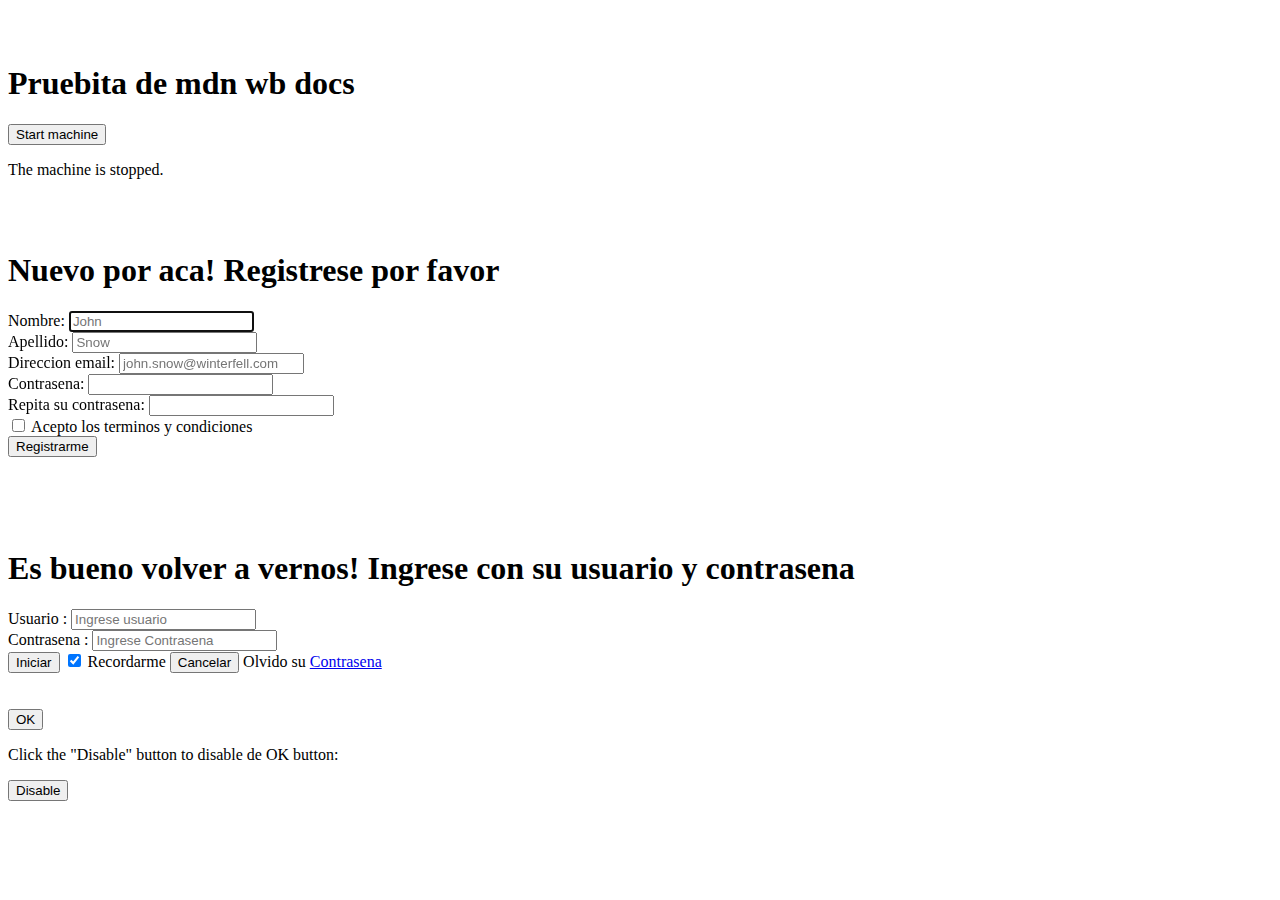
<file: login-01.html>
<!DOCTYPE html>
<html lang="en">
<head>
    <meta charset="UTF-8">
    <meta http-equiv="X-UA-Compatible" content="IE=edge">
    <meta name="viewport" content="width=device-width, initial-scale=1.0">
    <title>Document</title>
</head>
<body>
    <br>
    <br>
    
    <h1>Pruebita de mdn wb docs</h1>
    <button>Start machine</button>
    <p>The machine is stopped.</p>

    <br>
    <br>


    <h1>Nuevo por aca! Registrese por favor</h1>
    <form action="#" novalidate>
        <div>
            <label for="name">Nombre: </label>
            <input type="text" id="name" name="name" placeholder="John" autofocus required><br>
            <label for="apellido">Apellido: </label>
            <input type="text" id="apellido" name="apellido" placeholder="Snow" required><br>
            <label for="email">Direccion email: </label>
            <input type="email" id="email" name="email" placeholder="john.snow@winterfell.com" required><br>
            <label for="password">Contrasena: </label>
            <input type="password" id="password" name="password" required><br>
            <label for="passwordVerif">Repita su contrasena: </label>
            <input type="password" id="passwordVerif" name="passwordVerif" required><br>
            <input type="checkbox" id="acepto" name="acepto" required> Acepto los terminos y condiciones<br>
            <button type="registrarme">Registrarme</button>
        </div>
    </form>
    <br>
    
    <br>
    <br>
    <br>
    <h1>Es bueno volver a vernos! Ingrese con su usuario y contrasena</h1>
    <form action="#" name="formLogin">
        <div>
            <label for="username">Usuario :</label>
            <input type="text" id="username" name="username" placeholder="Ingrese usuario">
            <br>
            <label for="password">Contrasena :</label>
            <input type="password" id="password" placeholder="Ingrese Contrasena" name="password">
            <br>
            <button type="submit">Iniciar</button>
            <input type="checkbox" checked="checked"> Recordarme
            <button type="button">Cancelar</button>
            Olvido su <a href="#">Contrasena</a>
            <!-- <input type="reset"> -->
        </div>
         
        <!-- <form>  
            <div class="container">   
                <label>Username : </label>   
                <input type="text" placeholder="Enter Username" name="username" required>  
                <label>Password : </label>   
                <input type="password" placeholder="Enter Password" name="password" required>  
                <button type="submit">Login</button>   
                <input type="checkbox" checked="checked"> Remember me   
                <button type="button" class="cancelbtn"> Cancel</button>   
                Forgot <a href="#"> password? </a>   
            </div>   
        </form>      -->

    </form>
    <br>
    <br>
    <form>
        <input type="button" id="btn01" value="OK">
        <p>Click the "Disable" button to disable de OK button:</p>
        <button onclick="disableElement()">Disable</button>
    </form>

    <script src="./js/login-01.js"></script>
</body>
</html>
</file>
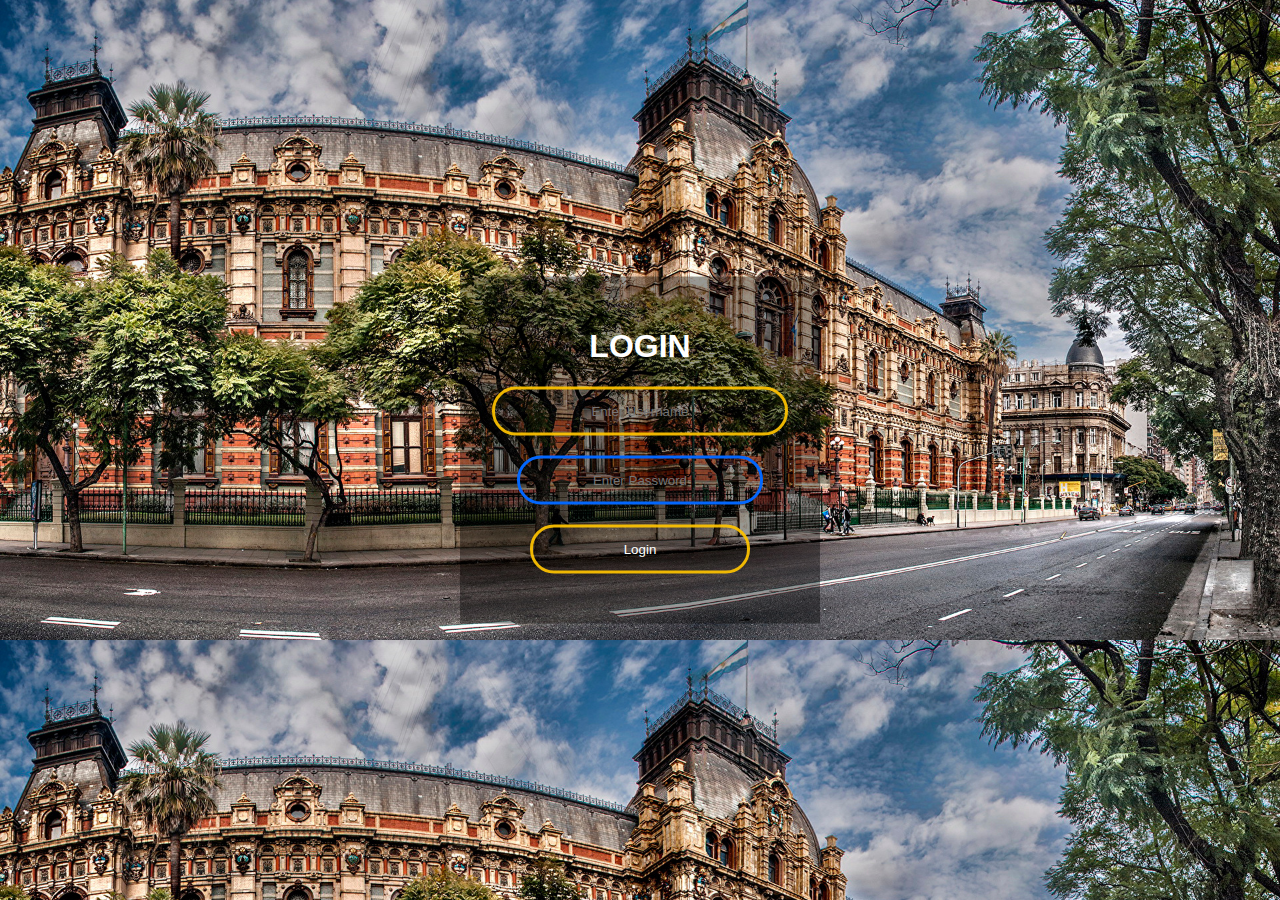
<file: login-02.html>
<!DOCTYPE html>
<html lang="en">
<head>
    <meta charset="UTF-8">
    <meta http-equiv="X-UA-Compatible" content="IE=edge">
    <meta name="viewport" content="width=device-width, initial-scale=1.0">
    <title>Document</title>
    <link rel="stylesheet" href="./css/login-02.css">
    <script src="./js/login-02.js"></script>
</head>
<body>
    
<form class="box" action="login-02.html" method="post">
    <h1>Login</h1>
    <input type="text" name="" placeholder="Enter Username" id="username">
    <input type="password" name="" placeholder="Enter Password" id="password">
    <input type="submit" name="" value="Login" onclick="validate()">


</form>


</body>
</html>
</file>
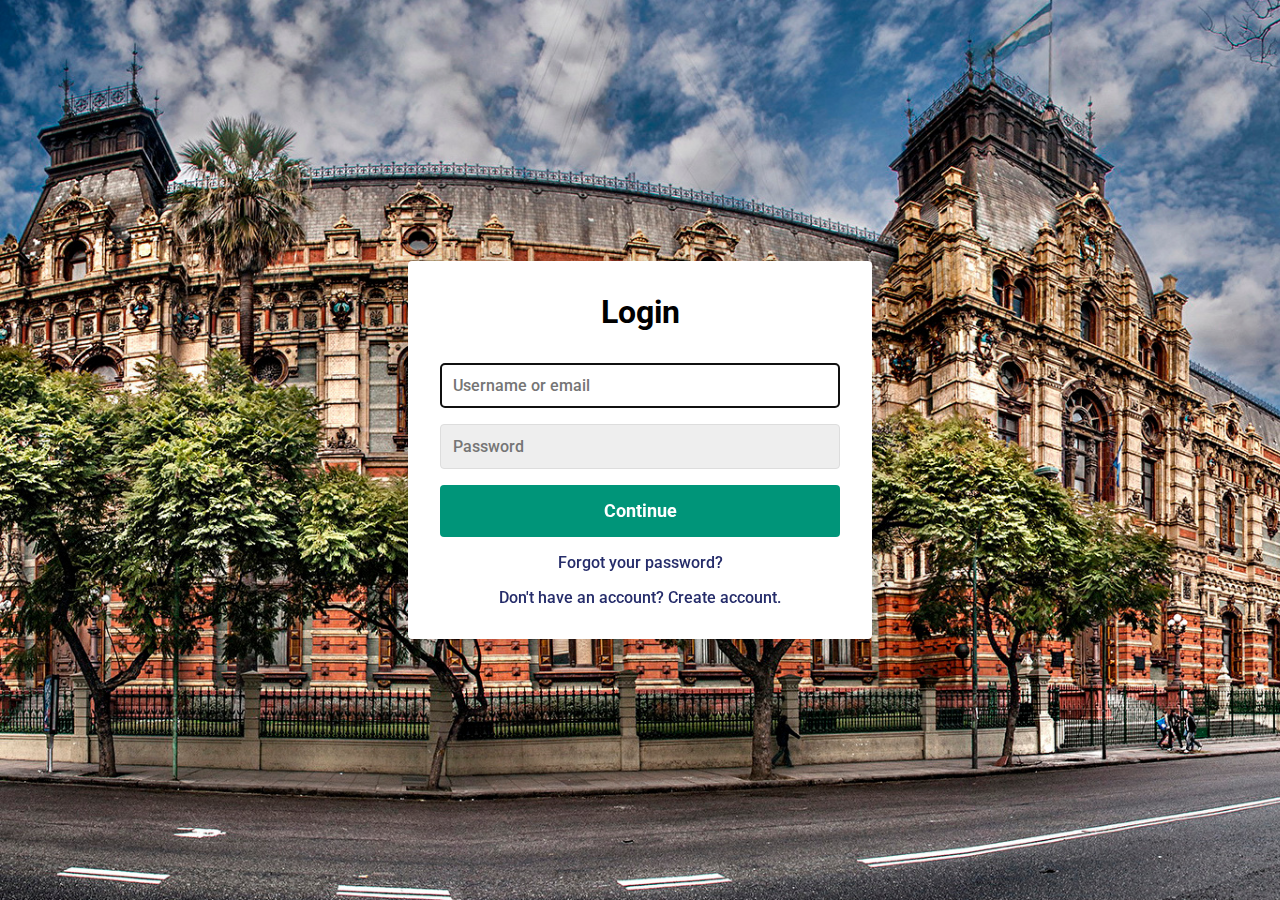
<file: login-03.html>
<!DOCTYPE html>
<html lang="en">
<head>
    <meta charset="UTF-8">
    <meta http-equiv="X-UA-Compatible" content="IE=edge">
    <meta name="viewport" content="width=device-width, initial-scale=1.0">
    <title>Document</title>
    <link rel="stylesheet" href="./css/login-03.css">
    <link rel="preconnect" href="https://fonts.googleapis.com">
    <link rel="preconnect" href="https://fonts.gstatic.com" crossorigin>
    <link href="https://fonts.googleapis.com/css2?family=Roboto:ital,wght@0,400;0,500;1,700&display=swap" rel="stylesheet"> 
</head>
<body>
    <div class="container">
        <!-- LOGIN FORM -->
        <!-- <form action="post" class="form" id="login"> -->
        <form class="form" id="login">
            <h1 class="form__title">Login</h1>
            <div class="form__message form__message--error"></div>
            <div class="form__input-group">
                <input type="text" class="form__input" placeholder="Username or email" autofocus>
                <div class="form__input-error-message"></div>
            </div>
            <div class="form__input-group">
                <input type="password" class="form__input" placeholder="Password" autofocus>
                <div class="form__input-error-message"></div>
            </div>
            <button class="form__button" type="submit">Continue</button>
            <p class="form__text">
                <a href="#" class="form__link">Forgot your password?</a>
            </p>
            <p class="form__text">
                <a href="#" class="form__link" id="linkCreateAccount">Don't have an account? Create account.</a>
            </p>
        </form>
        <!-- CREATE ACCOUNT FORM -->
        <form class="form form--hidden" id="createAccount">
            <h1 class="form__title">Create Account</h1>
            <div class="form__message form__message--error"></div>
            <div class="form__input-group">
                <input type="text" class="form__input" placeholder="Username" autofocus>
                <div class="form__input-error-message"></div>
            </div>
            <div class="form__input-group">
                <input type="text" class="form__input" placeholder="Email Address" autofocus>
                <div class="form__input-error-message"></div>
            </div>
            <div class="form__input-group">
                <input type="password" class="form__input" placeholder="Password" autofocus>
                <div class="form__input-error-message"></div>
            </div>
            <div class="form__input-group">
                <input type="password" class="form__input" placeholder="Confirm Password" autofocus>
                <div class="form__input-error-message"></div>
            </div>
            <button class="form__button" type="submit">Continue</button>
            <p class="form__text">
                <a href="#" class="form__link" id="linkLogin">Already have an account? Sign in.</a>
            </p>

        </form>
    </div>
    <script src="./js/login-03.js"></script>
</body>
</html>
</file>
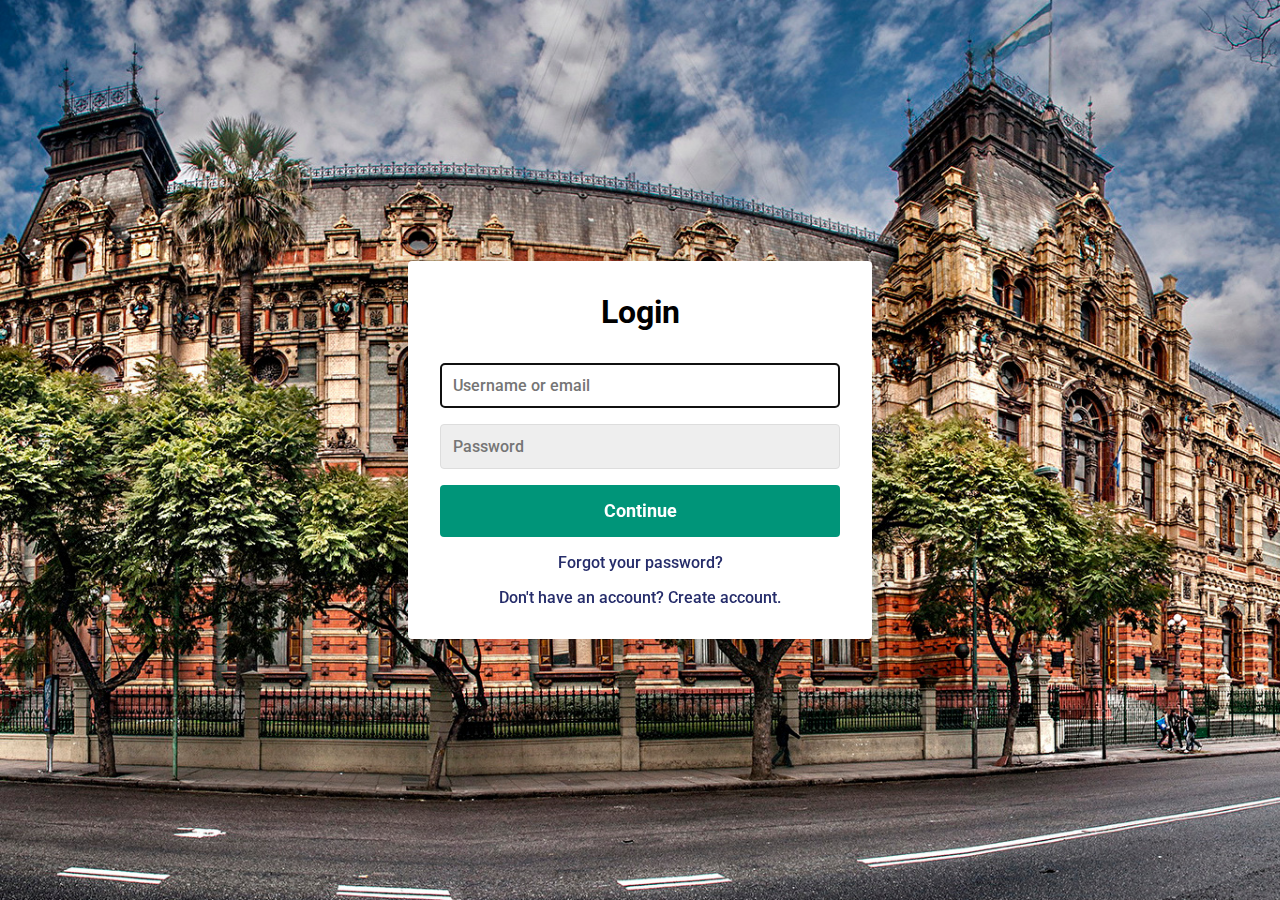
<file: login-04.html>
<!DOCTYPE html>
<html lang="en">
<head>
    <meta charset="UTF-8">
    <meta http-equiv="X-UA-Compatible" content="IE=edge">
    <meta name="viewport" content="width=device-width, initial-scale=1.0">
    <title>Document</title>
    <link rel="stylesheet" href="./css/login-04.css">
    <link rel="preconnect" href="https://fonts.googleapis.com">
    <link rel="preconnect" href="https://fonts.gstatic.com" crossorigin>
    <link href="https://fonts.googleapis.com/css2?family=Roboto:ital,wght@0,400;0,500;1,700&display=swap" rel="stylesheet"> 
</head>
<body>
    <div class="container">
        <!-- LOGIN FORM -->
        <!-- <form action="post" class="form" id="login"> -->
        <form class="form" id="login">
            <h1 class="form__title">Login</h1>
            <div class="form__message form__message--error"></div>
            <div class="form__input-group">
                <input type="text" class="form__input" id="loginUser" placeholder="Username or email" autofocus>
                <div class="form__input-error-message"></div>
            </div>
            <div class="form__input-group">
                <input type="password" class="form__input" id="loginPass" placeholder="Password" autofocus>
                <div class="form__input-error-message"></div>
            </div>
            <button class="form__button" type="submit">Continue</button>
            <p class="form__text">
                <a href="#" class="form__link">Forgot your password?</a>
            </p>
            <p class="form__text">
                <a href="#" class="form__link" id="linkCreateAccount">Don't have an account? Create account.</a>
            </p>
        </form>
        <!-- CREATE ACCOUNT FORM -->
        <form class="form form--hidden" id="createAccount">
            <h1 class="form__title">Create Account</h1>
            <div class="form__message form__message--error"></div>
            <div class="form__input-group">
                <input type="text" class="form__input" id="signupUser" placeholder="Username" autofocus>
                <div class="form__input-error-message"></div>
            </div>
            <div class="form__input-group">
                <input type="text" class="form__input" id="signupEmail" placeholder="Email Address" autofocus>
                <div class="form__input-error-message"></div>
            </div>
            <div class="form__input-group">
                <input type="password" class="form__input" id="signupPass" placeholder="Password" autofocus>
                <div class="form__input-error-message"></div>
            </div>
            <div class="form__input-group">
                <input type="password" class="form__input" id="signupRPass" placeholder="Confirm Password" autofocus>
                <div class="form__input-error-message"></div>
            </div>
            <button class="form__button" type="submit">Continue</button>
            <p class="form__text">
                <a href="#" class="form__link" id="linkLogin">Already have an account? Sign in.</a>
            </p>

        </form>
    </div>
    <script src="./js/login-04.js"></script>
</body>
</html>
</file>
<file: css/login-02.css>
body{
    margin:0;
    padding:0;
    font-family: sans-serif;
    background: url(../img/ba1-2.jpg);
    background-size: cover;
}

.box{
    width: 300px;
    padding: 30px;
    position: absolute;
    top: 50%;
    left: 50%;
    transform: translate(-50%,-50%);
    background: rgba(0,0,0,0.4);
    text-align: center;

}

.box h1 {
    color: white;
    text-transform: uppercase;
    font-weight: 700;
}

.box input[type="text"],.box input[type="password"]{
    border: 0;
    background: none;
    display: block;
    margin: 20px auto;
    text-align: center;
    border: 3px solid #0367fd;
    padding: 14px 10px;
    width:220px;
    outline: none;
    color: white;
    border-radius: 24px;
    transition: 0.25px;
}

.box input[type="text"],.box input[type="password"]:focus{
    width: 270px;
    border-color: #ffc400ec;
}

.box input[type="submit"]{
    border: 0;
    background: none;
    display: block;
    margin: 20px auto;
    text-align: center;
    border: 3px solid #ffc400ec;
    padding: 14px 10px;
    width:220px;
    outline: none;
    color: white;
    border-radius: 24px;
    transition: 0.25px;
    cursor: pointer;
}

.box input[type="submit"]:hover{
    background: #ffc400ec;
}
</file>
<file: css/login-03.css>
body {
    --color-primary: #009579;
    --color-primary-dark: #007f67;
    --color-secondary: #252c6a;
    --color-error: #cc3333;
    --color-success: #4bb544;
    --border-radius: 4px;

    margin: 0;
    height: 100vh;
    display: flex;
    align-items: center;
    justify-content: center;
    font-size: 18px;
    background: url(../img/ba1-2.jpg);
    /* background: var(--color-primary); */
    background-size: cover;
}

.container {
    width: 400px;
    max-width: 400px;
    margin: 1rem;
    padding: 2rem;
    box-shadow: 0 0 40px rgba(0, 0, 0, 0.2);
    border-radius: var(--border-radius);
    background-color: #ffffff;
}

.form--hidden {
    display: none;
}

.container,
.form__input,
.form__button {
    font: 500 1rem 'Roboto', sans-serif;
}

.form > *:first-child {
    margin-top: 0;
}

.form > *:last-child {
    margin-bottom: 0;
}

.form__title {
    margin-bottom: 2rem;
    text-align: center;
}

.form__message {
    text-align: center;
    margin-bottom: 1rem;
}

.form__message--success {
    color: var(--color-success);
}

.form__message--error {
    color: var(--color-error);
}

.form__input-group {
    margin-bottom: 1rem;
}

.form__input {
    display: block;
    width: 100%;
    padding: 0.75rem;
    box-sizing: border-box;
    border-radius: var(--border-radius);
    border: 1px solid #dddddd;
    background: #eeeeee;
    transition: background 20ms, border-color 20ms;

}

.form__input:focus {
    border-color: var(--color-primary);
    background: #ffffff;
}

.form__input--error {
    color: var(--color-error);
    border-color: var(--color-error);
}

.form__input-error-message {
    margin-top: 0.5rem;
    font-size: 0.85rem;
    color: var(--color-error);
}

.form__button {
    width: 100%;
    padding: 1rem 2rem;
    font-weight: bold;
    font-size: 1.1rem;
    color: #ffffff;
    border: none;
    border-radius: var(--border-radius);
    outline: none;
    cursor: pointer;
    background: var(--color-primary);
}

.button__button:hover {
    background: var(--color-primary-dark);
}

.form__button:active {
    transform: scale(0.98);
}

.form__text {
    text-align: center;
}

.form__link {
    color: var(--color-secondary);
    text-decoration: none;
    cursor: pointer;
}

.form__link:hover {
    text-decoration: underline;
}
</file>
<file: css/login-04.css>
body {
    --color-primary: #009579;
    --color-primary-dark: #007f67;
    --color-secondary: #252c6a;
    --color-error: #cc3333;
    --color-success: #4bb544;
    --border-radius: 4px;

    margin: 0;
    height: 100vh;
    display: flex;
    align-items: center;
    justify-content: center;
    font-size: 18px;
    background: url(../img/ba1-2.jpg);
    /* background: var(--color-primary); */
    background-size: cover;
}

.container {
    width: 400px;
    max-width: 400px;
    margin: 1rem;
    padding: 2rem;
    box-shadow: 0 0 40px rgba(0, 0, 0, 0.2);
    border-radius: var(--border-radius);
    background-color: #ffffff;
}

.form--hidden {
    display: none;
}

.container,
.form__input,
.form__button {
    font: 500 1rem 'Roboto', sans-serif;
}

.form > *:first-child {
    margin-top: 0;
}

.form > *:last-child {
    margin-bottom: 0;
}

.form__title {
    margin-bottom: 2rem;
    text-align: center;
}

.form__message {
    text-align: center;
    margin-bottom: 1rem;
}

.form__message--success {
    color: var(--color-success);
}

.form__message--error {
    color: var(--color-error);
}

.form__input-group {
    margin-bottom: 1rem;
}

.form__input {
    display: block;
    width: 100%;
    padding: 0.75rem;
    box-sizing: border-box;
    border-radius: var(--border-radius);
    border: 1px solid #dddddd;
    background: #eeeeee;
    transition: background 20ms, border-color 20ms;

}

.form__input:focus {
    border-color: var(--color-primary);
    background: #ffffff;
}

.form__input--error {
    color: var(--color-error);
    border-color: var(--color-error);
}

.form__input-error-message {
    margin-top: 0.5rem;
    font-size: 0.85rem;
    color: var(--color-error);
}

.form__button {
    width: 100%;
    padding: 1rem 2rem;
    font-weight: bold;
    font-size: 1.1rem;
    color: #ffffff;
    border: none;
    border-radius: var(--border-radius);
    outline: none;
    cursor: pointer;
    background: var(--color-primary);
}

.button__button:hover {
    background: var(--color-primary-dark);
}

.form__button:active {
    transform: scale(0.98);
}

.form__text {
    text-align: center;
}

.form__link {
    color: var(--color-secondary);
    text-decoration: none;
    cursor: pointer;
}

.form__link:hover {
    text-decoration: underline;
}
</file>
